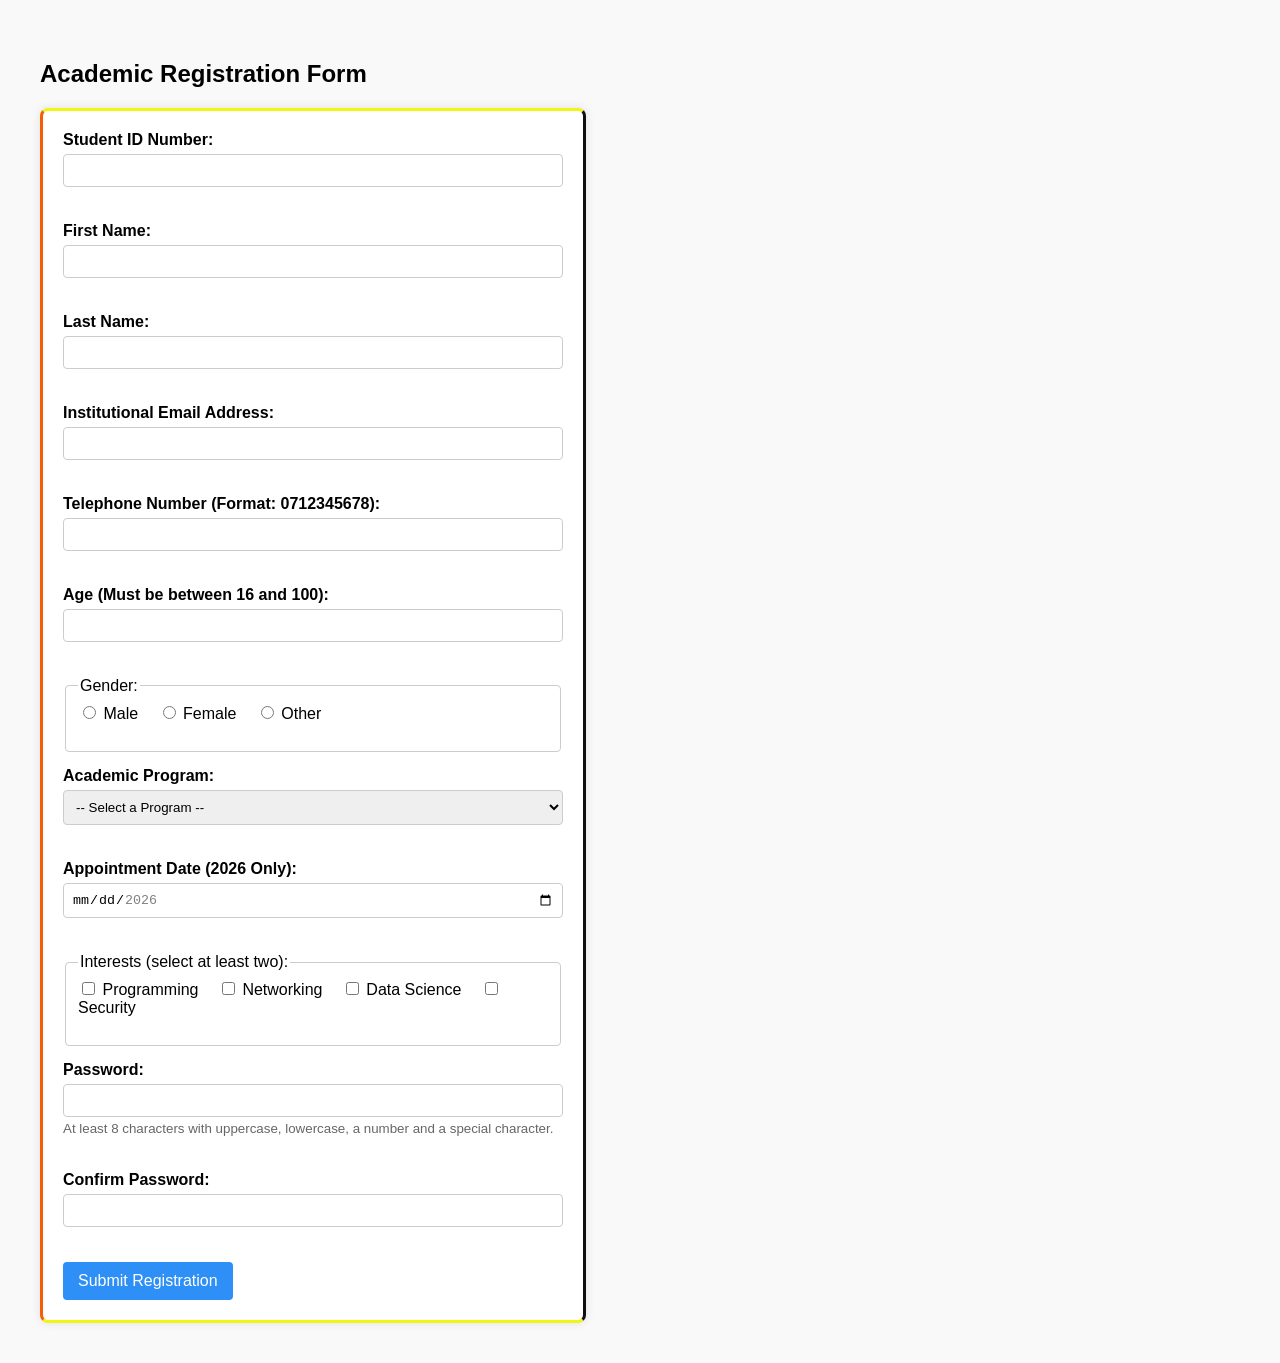
<file: PHP BITYR2 ASSIGN 2/EBALE EMMANUEL2297/student-registration/index.html>
<!DOCTYPE html>
<html lang="en">
<head>
  <meta charset="UTF-8">
  <meta name="viewport" content="width=device-width, initial-scale=1">
  <title>Student Registration Form</title>
  <link rel="stylesheet" href="style.css">
</head>
<body>
  <h2>Academic Registration Form</h2>

  <!-- novalidate: the browser's default popups are turned off so script.js can show
       inline messages. The HTML5 rules below are still evaluated by the browser
       (through the Constraint Validation API) and are used by script.js. -->
  <form id="regForm" action="register.php" method="POST" novalidate>

    <div id="successMsg" class="success" role="status" hidden>
      &#10003; All fields are valid. Submitting your registration...
    </div>

    <!-- HTML5: required + pattern (exactly 8 digits) -->
    <div class="form-group">
      <label for="studentNumber">Student ID Number:</label>
      <input type="text" id="studentNumber" name="student_number" data-label="Student ID"
             pattern="[0-9]{8}" title="Student ID must be exactly 8 digits." inputmode="numeric" required>
      <span class="error" id="studentNumber-error" aria-live="polite"></span>
    </div>

    <!-- HTML5: required + minlength/maxlength -->
    <div class="form-group">
      <label for="firstName">First Name:</label>
      <input type="text" id="firstName" name="first_name" data-label="First name"
             minlength="2" maxlength="30" required>
      <span class="error" id="firstName-error" aria-live="polite"></span>
    </div>

    <div class="form-group">
      <label for="lastName">Last Name:</label>
      <input type="text" id="lastName" name="last_name" data-label="Last name"
             minlength="2" maxlength="30" required>
      <span class="error" id="lastName-error" aria-live="polite"></span>
    </div>

    <!-- HTML5: type="email" -->
    <div class="form-group">
      <label for="email">Institutional Email Address:</label>
      <input type="email" id="email" name="email" data-label="Email" autocomplete="email" required>
      <span class="error" id="email-error" aria-live="polite"></span>
    </div>

    <!-- HTML5: pattern (starts with 07, 10 digits) -->
    <div class="form-group">
      <label for="phone">Telephone Number (Format: 0712345678):</label>
      <input type="tel" id="phone" name="telephone" data-label="Telephone"
             pattern="07[0-9]{8}" title="Phone number must start with 07 and be 10 digits long."
             autocomplete="tel" required>
      <span class="error" id="phone-error" aria-live="polite"></span>
    </div>

    <!-- HTML5: min / max -->
    <div class="form-group">
      <label for="age">Age (Must be between 16 and 100):</label>
      <input type="number" id="age" name="age" data-label="Age" min="16" max="100" required>
      <span class="error" id="age-error" aria-live="polite"></span>
    </div>

    <!-- HTML5: required radio group -->
    <fieldset class="form-group" id="gender">
      <legend>Gender:</legend>
      <div class="radio-group">
        <input type="radio" id="genderMale" name="gender" value="male" required>
        <label for="genderMale">Male</label>
        <input type="radio" id="genderFemale" name="gender" value="female">
        <label for="genderFemale">Female</label>
        <input type="radio" id="genderOther" name="gender" value="other">
        <label for="genderOther">Other</label>
      </div>
      <span class="error" id="gender-error" aria-live="polite"></span>
    </fieldset>

    <!-- HTML5: required select -->
    <div class="form-group">
      <label for="program">Academic Program:</label>
      <select id="program" name="academic_program" data-label="Academic program" required>
        <option value="" disabled selected>-- Select a Program --</option>
        <option value="cs">Bachelor of Computer Science</option>
        <option value="it">Bachelor of Information Technology</option>
        <option value="se">Bachelor of Software Engineering</option>
      </select>
      <span class="error" id="program-error" aria-live="polite"></span>
    </div>

    <!-- HTML5: date min/max (2026 only) -->
    <div class="form-group">
      <label for="restrictedDate">Appointment Date (2026 Only):</label>
      <input type="date" id="restrictedDate" name="appointment_date" data-label="Appointment date"
             data-range-msg="Appointment date must be within 2026."
             min="2026-01-01" max="2026-12-31" required>
      <span class="error" id="restrictedDate-error" aria-live="polite"></span>
    </div>

    <!-- JavaScript: at least two checkboxes -->
    <fieldset class="form-group" id="interests">
      <legend>Interests (select at least two):</legend>
      <div class="radio-group">
        <input type="checkbox" id="intProg" name="interests[]" value="programming">
        <label for="intProg">Programming</label>
        <input type="checkbox" id="intNet" name="interests[]" value="networking">
        <label for="intNet">Networking</label>
        <input type="checkbox" id="intData" name="interests[]" value="data">
        <label for="intData">Data Science</label>
        <input type="checkbox" id="intSec" name="interests[]" value="security">
        <label for="intSec">Security</label>
      </div>
      <span class="error" id="interests-error" aria-live="polite"></span>
    </fieldset>

    <!-- JavaScript: password strength -->
    <div class="form-group">
      <label for="password">Password:</label>
      <input type="password" id="password" name="password" data-label="Password"
             minlength="8" autocomplete="new-password" required>
      <small>At least 8 characters with uppercase, lowercase, a number and a special character.</small>
      <div id="strength" class="strength"></div>
      <span class="error" id="password-error" aria-live="polite"></span>
    </div>

    <!-- JavaScript: passwords must match -->
    <div class="form-group">
      <label for="confirmPassword">Confirm Password:</label>
      <input type="password" id="confirmPassword" name="confirm_password" data-label="Confirm password"
             autocomplete="new-password" required>
      <span class="error" id="confirmPassword-error" aria-live="polite"></span>
    </div>

    <button type="submit">Submit Registration</button>
  </form>

  <script src="script.js"></script>
</body>
</html>
</file>
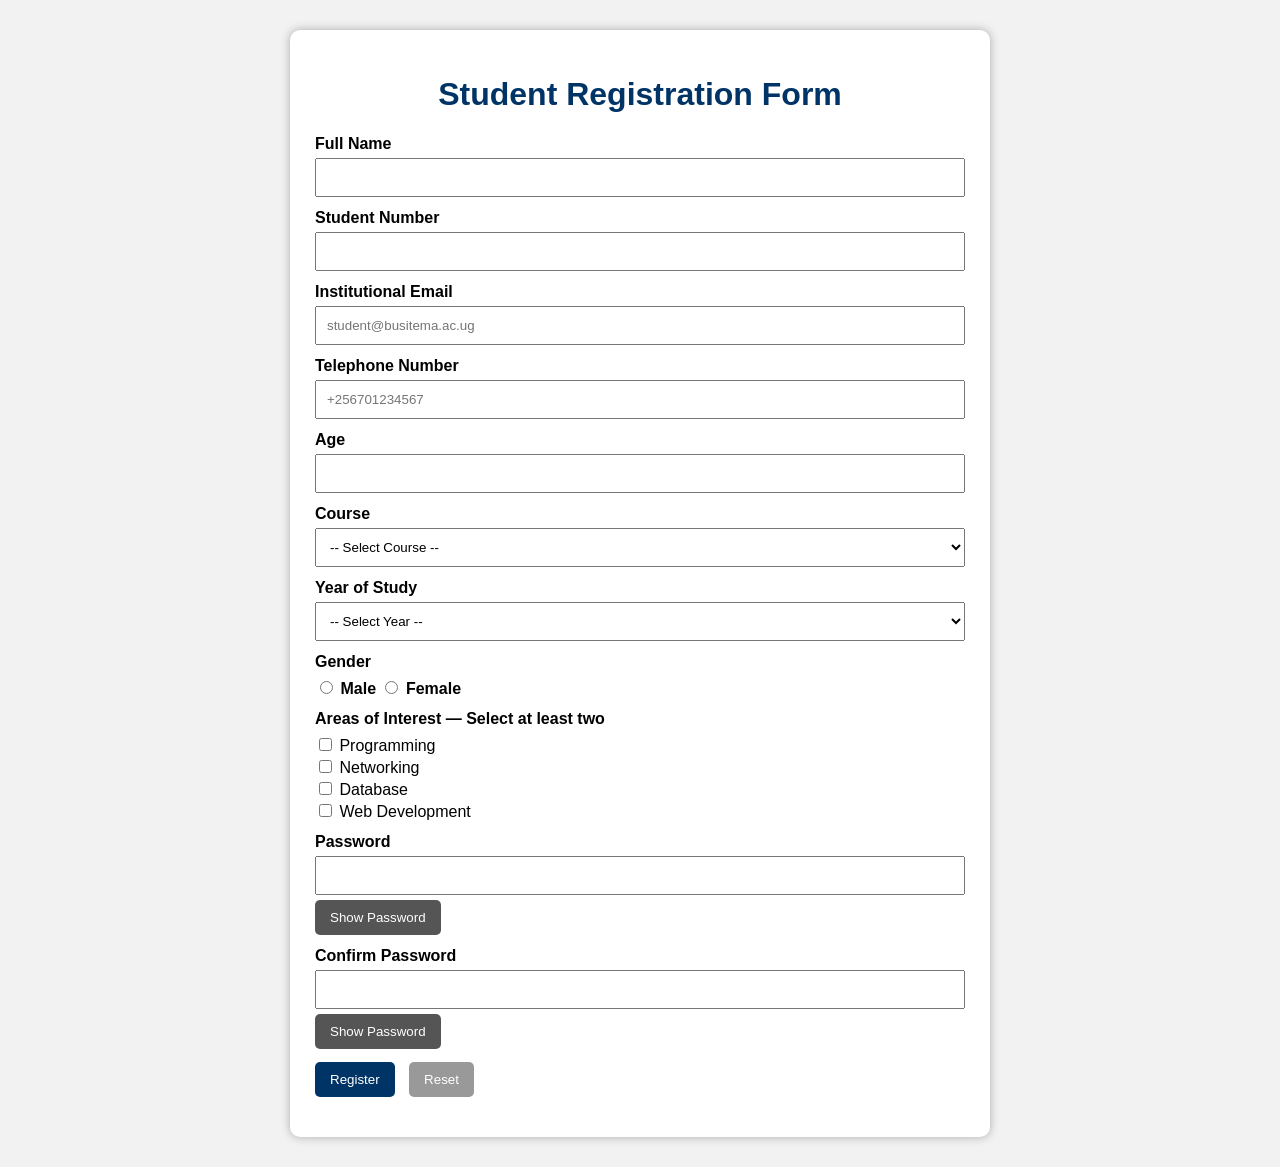
<file: PHP BITYR2 ASSIGN 2/ACHIENG ASIA.html>
<!DOCTYPE html>
<html lang="en">
<head>
    <meta charset="UTF-8">
    <meta name="viewport" content="width=device-width, initial-scale=1.0">

    <title>Student Registration Form</title>

    <style>
        body {
            font-family: Arial, sans-serif;
            background-color: #f2f2f2;
            margin: 0;
            padding: 30px;
        }

        .container {
            width: 650px;
            max-width: 95%;
            margin: auto;
            background: white;
            padding: 25px;
            border-radius: 10px;
            box-shadow: 0 0 10px #aaa;
        }

        h1 {
            text-align: center;
            color: #003366;
        }

        label {
            display: block;
            margin-top: 12px;
            font-weight: bold;
        }

        input, select {
            width: 100%;
            padding: 10px;
            margin-top: 5px;
            box-sizing: border-box;
        }

        input[type="radio"],
        input[type="checkbox"] {
            width: auto;
        }

        .error {
            color: red;
            font-size: 14px;
            display: block;
            margin-top: 3px;
        }

        .success {
            color: green;
            text-align: center;
            font-weight: bold;
            margin-top: 15px;
        }

        .gender,
        .interests {
            margin-top: 5px;
        }

        button {
            padding: 10px 15px;
            margin-top: 10px;
            border: none;
            border-radius: 5px;
            cursor: pointer;
        }

        #submitBtn {
            background-color: #003366;
            color: white;
        }

        #resetBtn {
            background-color: #999;
            color: white;
            margin-left: 10px;
        }

        .password-btn {
            background-color: #555;
            color: white;
            margin-top: 5px;
        }
    </style>
</head>

<body>

<div class="container">

    <h1>Student Registration Form</h1>

    <form id="registrationForm">

        <!-- Full Name -->
        <label for="fullName">Full Name</label>
        <input type="text" id="fullName" name="fullName"
               minlength="3" maxlength="50" required>
        <span class="error" id="fullNameError"></span>

        <!-- Student Number -->
        <label for="studentNumber">Student Number</label>
        <input type="text" id="studentNumber" name="studentNumber"
               pattern="[A-Za-z0-9]{6,15}" required>
        <span class="error" id="studentNumberError"></span>

        <!-- Institutional Email -->
        <label for="email">Institutional Email</label>
        <input type="email" id="email" name="email"
               placeholder="student@busitema.ac.ug" required>
        <span class="error" id="emailError"></span>

        <!-- International Telephone -->
        <label for="telephone">Telephone Number</label>
        <input type="tel" id="telephone" name="telephone"
               placeholder="+256701234567"
               pattern="^\+[1-9][0-9]{7,14}$" required>
        <span class="error" id="telephoneError"></span>

        <!-- Age -->
        <label for="age">Age</label>
        <input type="number" id="age" name="age"
               min="16" max="60" required>
        <span class="error" id="ageError"></span>

        <!-- Course -->
        <label for="course">Course</label>
        <select id="course" name="course" required>
            <option value="">-- Select Course --</option>
            <option value="BIT">Bachelor of Information Technology</option>
            <option value="BCS">Bachelor of Computer Science</option>
            <option value="BSE">Bachelor of Software Engineering</option>
            <option value="BCE">Bachelor of Computer Engineering</option>
        </select>
        <span class="error" id="courseError"></span>

        <!-- Year of Study -->
        <label for="year">Year of Study</label>
        <select id="year" name="year" required>
            <option value="">-- Select Year --</option>
            <option value="1">Year 1</option>
            <option value="2">Year 2</option>
            <option value="3">Year 3</option>
            <option value="4">Year 4</option>
        </select>
        <span class="error" id="yearError"></span>

        <!-- Gender -->
        <label>Gender</label>
        <div class="gender">
            <input type="radio" id="male" name="gender" value="Male">
            <label for="male" style="display:inline;">Male</label>

            <input type="radio" id="female" name="gender" value="Female">
            <label for="female" style="display:inline;">Female</label>
        </div>
        <span class="error" id="genderError"></span>

        <!-- Areas of Interest -->
        <label>Areas of Interest — Select at least two</label>
        <div class="interests">
            <input type="checkbox" name="interest" value="Programming">
            Programming<br>

            <input type="checkbox" name="interest" value="Networking">
            Networking<br>

            <input type="checkbox" name="interest" value="Database">
            Database<br>

            <input type="checkbox" name="interest" value="Web Development">
            Web Development
        </div>
        <span class="error" id="interestError"></span>

        <!-- Password -->
        <label for="password">Password</label>
        <input type="password" id="password" name="password"
               minlength="8" maxlength="30" required>

        <button type="button" class="password-btn"
                onclick="togglePassword('password', 'passwordToggle')">
            <span id="passwordToggle">Show Password</span>
        </button>
        <span class="error" id="passwordError"></span>

        <!-- Confirm Password -->
        <label for="confirmPassword">Confirm Password</label>
        <input type="password" id="confirmPassword"
               name="confirmPassword" required>

        <button type="button" class="password-btn"
                onclick="togglePassword('confirmPassword', 'confirmPasswordToggle')">
            <span id="confirmPasswordToggle">Show Password</span>
        </button>
        <span class="error" id="confirmPasswordError"></span>

        <!-- Buttons -->
        <button type="submit" id="submitBtn">Register</button>
        <button type="reset" id="resetBtn">Reset</button>

        <div id="successMessage" class="success"></div>

    </form>
</div>

<script>

    // GET FORM
    const form = document.getElementById("registrationForm");

    // SHOW / HIDE PASSWORD
    function togglePassword(passwordId, buttonId) {

        const passwordField = document.getElementById(passwordId);
        const buttonText = document.getElementById(buttonId);

        if (passwordField.type === "password") {
            passwordField.type = "text";
            buttonText.textContent = "Hide Password";
        } else {
            passwordField.type = "password";
            buttonText.textContent = "Show Password";
        }
    }

    // FORM SUBMISSION
    form.addEventListener("submit", function(event) {

        event.preventDefault();

        // Clear previous error messages
        document.querySelectorAll(".error").forEach(function(error) {
            error.textContent = "";
        });

        document.getElementById("successMessage").textContent = "";

        let valid = true;
        let firstInvalidField = null;

        // FULL NAME
        const fullName = document.getElementById("fullName");

        if (fullName.value.trim() === "") {
            document.getElementById("fullNameError").textContent =
                "Full name is required.";
            valid = false;
            firstInvalidField = firstInvalidField || fullName;

        } else if (fullName.value.trim().length < 3) {
            document.getElementById("fullNameError").textContent =
                "Name must contain at least 3 characters.";
            valid = false;
            firstInvalidField = firstInvalidField || fullName;
        }

        // STUDENT NUMBER
        const studentNumber = document.getElementById("studentNumber");

        if (!studentNumber.checkValidity()) {
            document.getElementById("studentNumberError").textContent =
                "Student number must contain 6–15 letters or numbers.";
            valid = false;
            firstInvalidField = firstInvalidField || studentNumber;
        }

        // EMAIL
        const email = document.getElementById("email");

        if (!email.checkValidity()) {
            document.getElementById("emailError").textContent =
                "Enter a valid email address.";
            valid = false;
            firstInvalidField = firstInvalidField || email;
        }

        // TELEPHONE
        const telephone = document.getElementById("telephone");

        if (!telephone.checkValidity()) {
            document.getElementById("telephoneError").textContent =
                "Enter a valid international number, e.g. +256701234567.";
            valid = false;
            firstInvalidField = firstInvalidField || telephone;
        }

        // AGE
        const age = document.getElementById("age");

        if (!age.checkValidity()) {
            document.getElementById("ageError").textContent =
                "Age must be between 16 and 60.";
            valid = false;
            firstInvalidField = firstInvalidField || age;
        }

        // COURSE
        const course = document.getElementById("course");

        if (course.value === "") {
            document.getElementById("courseError").textContent =
                "Please select a course.";
            valid = false;
            firstInvalidField = firstInvalidField || course;
        }

        // YEAR
        const year = document.getElementById("year");

        if (year.value === "") {
            document.getElementById("yearError").textContent =
                "Please select your year of study.";
            valid = false;
            firstInvalidField = firstInvalidField || year;
        }

        // GENDER
        const gender = document.querySelector(
            'input[name="gender"]:checked'
        );

        if (!gender) {
            document.getElementById("genderError").textContent =
                "Please select your gender.";
            valid = false;
            firstInvalidField =
                firstInvalidField || document.getElementById("male");
        }

        // CHECKBOXES
        const interests = document.querySelectorAll(
            'input[name="interest"]:checked'
        );

        if (interests.length < 2) {
            document.getElementById("interestError").textContent =
                "Please select at least two areas of interest.";
            valid = false;
            firstInvalidField =
                firstInvalidField ||
                document.querySelector('input[name="interest"]');
        }

        // PASSWORD
        const password = document.getElementById("password");

        const strongPassword =
            /^(?=.*[a-z])(?=.*[A-Z])(?=.*\d).{8,}$/;

        if (!strongPassword.test(password.value)) {
            document.getElementById("passwordError").textContent =
                "Password must have at least 8 characters, an uppercase letter, a lowercase letter and a number.";
            valid = false;
            firstInvalidField = firstInvalidField || password;
        }

        // CONFIRM PASSWORD
        const confirmPassword =
            document.getElementById("confirmPassword");

        if (password.value !== confirmPassword.value) {
            document.getElementById("confirmPasswordError").textContent =
                "Passwords do not match.";
            valid = false;
            firstInvalidField =
                firstInvalidField || confirmPassword;
        }

        // FINAL RESULT
        if (!valid) {
            firstInvalidField.focus();
        } else {
            document.getElementById("successMessage").textContent =
                "Registration successful! All fields passed validation.";
        }
    });

    // RESET FORM
    form.addEventListener("reset", function() {

        document.querySelectorAll(".error").forEach(function(error) {
            error.textContent = "";
        });

        document.getElementById("successMessage").textContent = "";

        document.getElementById("passwordToggle").textContent =
            "Show Password";

        document.getElementById("confirmPasswordToggle").textContent =
            "Show Password";
    });

</script>

</body>
</html>
</file>
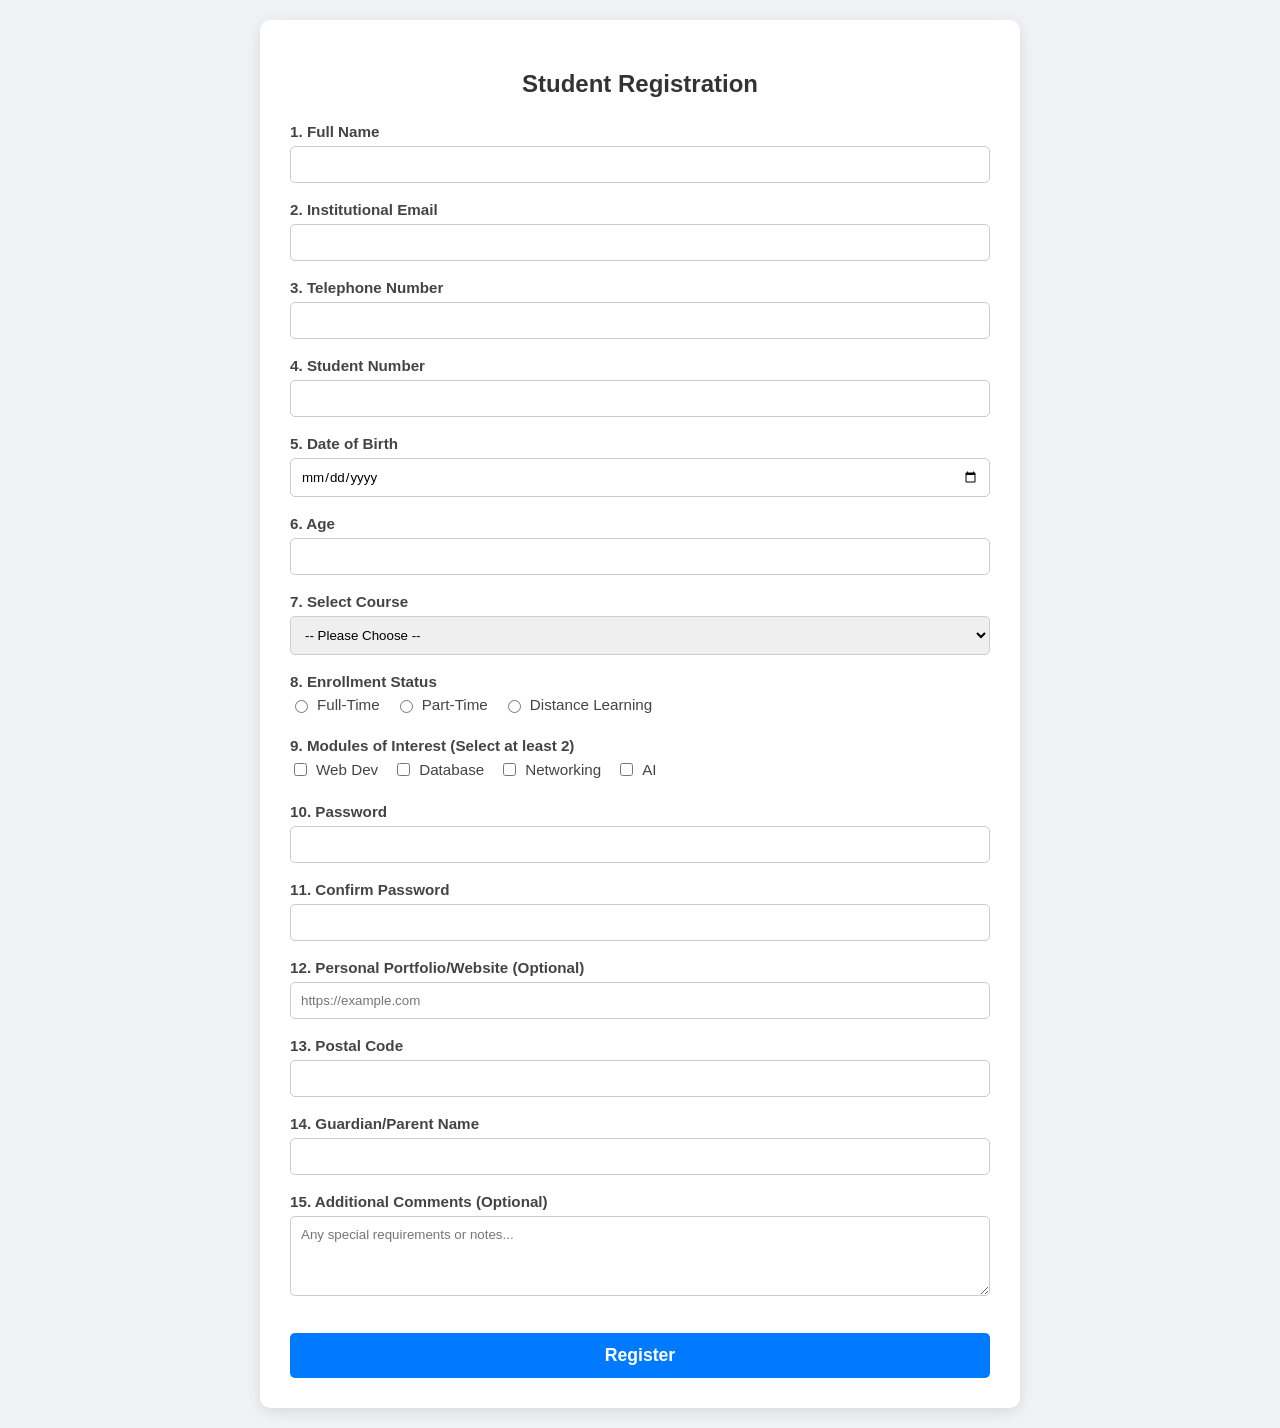
<file: PHP BITYR2 ASSIGN 2/arthur1635.html>
<!DOCTYPE html>
<html lang="en">
<head>
    <meta charset="UTF-8">
    <meta name="viewport" content="width=device-width, initial-scale=1.0">
    <title>Student Registration Form - 15 Fields</title>
    <style>
        body {
            font-family: 'Segoe UI', Tahoma, Geneva, Verdana, sans-serif;
            background-color: #f0f2f5;
            margin: 0;
            padding: 20px;
        }
        .container {
            max-width: 700px;
            margin: 0 auto;
            background: white;
            padding: 30px;
            border-radius: 10px;
            box-shadow: 0 4px 15px rgba(0,0,0,0.1);
        }
        h2 {
            text-align: center;
            color: #333;
            margin-bottom: 25px;
        }
        .form-group {
            margin-bottom: 18px;
        }
        label {
            display: block;
            margin-bottom: 6px;
            font-weight: 600;
            color: #444;
            font-size: 0.95em;
        }
        input[type="text"],
        input[type="email"],
        input[type="tel"],
        input[type="password"],
        input[type="number"],
        input[type="date"],
        input[type="url"],
        select,
        textarea {
            width: 100%;
            padding: 10px;
            border: 1px solid #ccc;
            border-radius: 5px;
            box-sizing: border-box;
            font-family: inherit;
            transition: border-color 0.3s;
        }
        input:focus, select:focus, textarea:focus {
            border-color: #007bff;
            outline: none;
        }
        textarea {
            resize: vertical;
            min-height: 80px;
        }
        .radio-group, .checkbox-group {
            display: flex;
            gap: 15px;
            margin-top: 5px;
            flex-wrap: wrap;
        }
        .radio-group label, .checkbox-group label {
            font-weight: normal;
            display: flex;
            align-items: center;
            gap: 6px;
            cursor: pointer;
        }
        .error-message {
            color: #d9534f;
            font-size: 0.85em;
            margin-top: 5px;
            display: none; 
            font-weight: 500;
        }
        .error-border {
            border-color: #d9534f !important;
            background-color: #fff8f8;
        }
        button {
            background-color: #007bff;
            color: white;
            border: none;
            padding: 12px 20px;
            border-radius: 5px;
            cursor: pointer;
            width: 100%;
            font-size: 1.1em;
            font-weight: bold;
            margin-top: 15px;
            transition: background-color 0.3s;
        }
        button:hover {
            background-color: #0056b3;
        }
        
        /* Results Display Styles */
        #resultsContainer {
            display: none; 
            background-color: #f8f9fa;
            border: 1px solid #dee2e6;
            padding: 25px;
            border-radius: 8px;
            margin-top: 20px;
        }
        #resultsContainer h3 {
            color: #28a745;
            margin-top: 0;
            text-align: center;
            border-bottom: 2px solid #28a745;
            padding-bottom: 10px;
        }
        .result-item {
            margin-bottom: 12px;
            padding-bottom: 8px;
            border-bottom: 1px dashed #ced4da;
            display: flex;
            justify-content: space-between;
        }
        .result-label {
            font-weight: bold;
            color: #495057;
        }
        .explanation-box {
            background-color: #e9ecef;
            padding: 15px;
            border-radius: 5px;
            margin-top: 25px;
            font-size: 0.9em;
            border-left: 4px solid #007bff;
        }
        .explanation-box h4 {
            margin-top: 0;
            color: #343a40;
        }
        .explanation-box ul {
            padding-left: 20px;
            margin-bottom: 0;
        }
        .explanation-box li {
            margin-bottom: 8px;
        }
    </style>
</head>
<body>

<div class="container">
    <h2>Student Registration</h2>
    
    <!-- Results Display Area -->
    <div id="resultsContainer">
        <h3>✅ Registration Successful!</h3>
        <p>Here are the validated results submitted by the client:</p>
        <div id="resultsData"></div>
        
        <div class="explanation-box">
            <h4>Validation Rules Applied:</h4>
            <ul>
                <li><strong>HTML5 Rules:</strong> <code>required</code>, <code>type="email"</code>, <code>type="url"</code>, <code>type="date"</code>, <code>pattern</code> (Phone & Student No), <code>minlength</code>, <code>min/max</code> (Age), <code>maxlength</code> (Zip). These are handled natively by the browser.</li>
                <li><strong>JavaScript Rules:</strong> Checkbox minimum count (2), Password strength (Regex), Password matching, Date of Birth logic (must be in past/older than 16), and displaying custom inline error messages.</li>
            </ul>
            <p><em>Note: In a real application, this data would now be sent to a server via a POST request, and the server would validate it again before saving to a database.</em></p>
        </div>
        <button onclick="resetForm()" style="background-color: #6c757d;">Register Another Student</button>
    </div>

    <!-- Form starts here -->
    <form id="registrationForm" novalidate>
        
        <!-- Field 1: Full Name (Text) -->
        <div class="form-group">
            <label for="fullName">1. Full Name</label>
            <input type="text" id="fullName" name="fullName" minlength="3" autocomplete="fullName" required>
            <div class="error-message" id="error-fullName">Please enter your full name (minimum 3 characters).</div>
        </div>

        <!-- Field 2: Email (Email) -->
        <div class="form-group">
            <label for="email">2. Institutional Email</label>
            <input type="email" id="email" name="email" required>
            <div class="error-message" id="error-email">Please enter a valid email address.</div>
        </div>

        <!-- Field 3: Phone (Tel/Pattern) -->
        <div class="form-group">
            <label for="phone">3. Telephone Number</label>
            <input type="tel" id="phone" name="phone" pattern="^\d{10}$" required>
            <div class="error-message" id="error-phone">Please enter a valid 10-digit phone number.</div>
        </div>

        <!-- Field 4: Student Number (Text/Pattern) -->
        <div class="form-group">
            <label for="studentNumber">4. Student Number</label>
            <input type="text" id="studentNumber" name="studentNumber" pattern="^S\d{7}$" required>
            <div class="error-message" id="error-studentNumber">Format must be 'S' followed by 7 digits (e.g., S1234567).</div>
        </div>

        <!-- Field 5: Date of Birth (Date) -->
        <div class="form-group">
            <label for="dob">5. Date of Birth</label>
            <input type="date" id="dob" name="dob" required>
            <div class="error-message" id="error-dob">You must be at least 16 years old.</div>
        </div>

        <!-- Field 6: Age (Number/min/max) -->
        <div class="form-group">
            <label for="age">6. Age</label>
            <input type="number" id="age" name="age" min="16" max="100" required>
            <div class="error-message" id="error-age">You must be between 16 and 100 years old.</div>
        </div>

        <!-- Field 7: Select Course (Select) -->
        <div class="form-group">
            <label for="course">7. Select Course</label>
            <select id="course" name="course" required>
                <option value="">-- Please Choose --</option>
                <option value="Computer Science">Computer Science</option>
                <option value="Information Technology">Information Technology</option>
                <option value="Software Engineering">Software Engineering</option>
                <option value="Data Science">Data Science</option>
            </select>
            <div class="error-message" id="error-course">Please select a course.</div>
        </div>

        <!-- Field 8: Enrollment Status (Radio) -->
        <div class="form-group">
            <label>8. Enrollment Status</label>
            <div class="radio-group">
                <label><input type="radio" name="enrollment" value="Full-Time" required> Full-Time</label>
                <label><input type="radio" name="enrollment" value="Part-Time"> Part-Time</label>
                <label><input type="radio" name="enrollment" value="Distance"> Distance Learning</label>
            </div>
            <div class="error-message" id="error-enrollment">Please select your enrollment status.</div>
        </div>

        <!-- Field 9: Modules (Checkboxes) -->
        <div class="form-group">
            <label>9. Modules of Interest (Select at least 2)</label>
            <div class="checkbox-group">
                <label><input type="checkbox" name="modules" value="Web Dev"> Web Dev</label>
                <label><input type="checkbox" name="modules" value="Database"> Database</label>
                <label><input type="checkbox" name="modules" value="Networking"> Networking</label>
                <label><input type="checkbox" name="modules" value="AI"> AI</label>
            </div>
            <div class="error-message" id="error-modules">Please select at least two modules.</div>
        </div>

        <!-- Field 10: Password (Password) -->
        <div class="form-group">
            <label for="password">10. Password</label>
            <input type="password" id="password" name="password" required>
            <div class="error-message" id="error-password">Password must be 8+ chars, with 1 uppercase, 1 lowercase, and 1 number.</div>
        </div>

        <!-- Field 11: Confirm Password (Password) -->
        <div class="form-group">
            <label for="confirmPassword">11. Confirm Password</label>
            <input type="password" id="confirmPassword" name="confirmPassword" required>
            <div class="error-message" id="error-confirmPassword">Passwords do not match.</div>
        </div>

        <!-- Field 12: Portfolio URL (URL) -->
        <div class="form-group">
            <label for="portfolio">12. Personal Portfolio/Website (Optional)</label>
            <input type="url" id="portfolio" name="portfolio" placeholder="https://example.com">
            <div class="error-message" id="error-portfolio">Please enter a valid URL (e.g., https://example.com).</div>
        </div>

        <!-- Field 13: Postal Code (Text/maxlength) -->
        <div class="form-group">
            <label for="zip">13. Postal Code</label>
            <input type="text" id="zip" name="zip" maxlength="6" required>
            <div class="error-message" id="error-zip">Postal code cannot exceed 6 characters.</div>
        </div>

        <!-- Field 14: Guardian Name (Text) -->
        <div class="form-group">
            <label for="guardian">14. Guardian/Parent Name</label>
            <input type="text" id="guardian" name="guardian" required>
            <div class="error-message" id="error-guardian">Please enter a guardian name.</div>
        </div>

        <!-- Field 15: Comments (Textarea) -->
        <div class="form-group">
            <label for="comments">15. Additional Comments (Optional)</label>
            <textarea id="comments" name="comments" rows="3" placeholder="Any special requirements or notes..."></textarea>
        </div>

        <button type="submit" id="submitBtn">Register</button>
    </form>
</div>

<script>
    const form = document.getElementById('registrationForm');
    const resultsContainer = document.getElementById('resultsContainer');
    const resultsData = document.getElementById('resultsData');
    
    // Helper functions for errors
    function showError(elementId, messageId) {
        document.getElementById(elementId).classList.add('error-border');
        document.getElementById(messageId).style.display = 'block';
    }

    function clearError(elementId, messageId) {
        document.getElementById(elementId).classList.remove('error-border');
        document.getElementById(messageId).style.display = 'none';
    }

    // Form Submission and Validation
    form.addEventListener('submit', function(event) {
        event.preventDefault(); 
        let isValid = true;
        let firstInvalidField = null;

        // --- HTML5 Validations (Check all fields) ---
        
        // 1. Full Name
        if (!form.fullName.checkValidity()) { showError('fullName', 'error-fullName'); isValid = false; if(!firstInvalidField) firstInvalidField = form.fullName; } 
        else { clearError('fullName', 'error-fullName'); }

        // 2. Email
        if (!form.email.checkValidity()) { showError('email', 'error-email'); isValid = false; if(!firstInvalidField) firstInvalidField = form.email; } 
        else { clearError('email', 'error-email'); }

        // 3. Phone
        if (!form.phone.checkValidity()) { showError('phone', 'error-phone'); isValid = false; if(!firstInvalidField) firstInvalidField = form.phone; } 
        else { clearError('phone', 'error-phone'); }

        // 4. Student Number
        if (!form.studentNumber.checkValidity()) { showError('studentNumber', 'error-studentNumber'); isValid = false; if(!firstInvalidField) firstInvalidField = form.studentNumber; } 
        else { clearError('studentNumber', 'error-studentNumber'); }

        // 5. Date of Birth (Custom JS check: Must be in the past and at least 16 years ago)
        const dobInput = form.dob.value;
        const dobDate = new Date(dobInput);
        const today = new Date();
        const minAgeDate = new Date(today.getFullYear() - 16, today.getMonth(), today.getDate());
        
        if (!dobInput || dobDate > minAgeDate) {
            showError('dob', 'error-dob');
            isValid = false;
            if(!firstInvalidField) firstInvalidField = form.dob;
        } else {
            clearError('dob', 'error-dob');
        }

        // 6. Age
        if (!form.age.checkValidity()) { showError('age', 'error-age'); isValid = false; if(!firstInvalidField) firstInvalidField = form.age; } 
        else { clearError('age', 'error-age'); }

        // 7. Course
        if (!form.course.checkValidity()) { showError('course', 'error-course'); isValid = false; if(!firstInvalidField) firstInvalidField = form.course; } 
        else { clearError('course', 'error-course'); }

        // 12. Portfolio URL (Optional, so only check if it has value)
        if (form.portfolio.value !== "" && !form.portfolio.checkValidity()) {
            showError('portfolio', 'error-portfolio'); isValid = false; if(!firstInvalidField) firstInvalidField = form.portfolio;
        } else {
            clearError('portfolio', 'error-portfolio');
        }

        // 13. Postal Code
        if (!form.zip.checkValidity()) { showError('zip', 'error-zip'); isValid = false; if(!firstInvalidField) firstInvalidField = form.zip; } 
        else { clearError('zip', 'error-zip'); }

        // 14. Guardian Name
        if (!form.guardian.checkValidity()) { showError('guardian', 'error-guardian'); isValid = false; if(!firstInvalidField) firstInvalidField = form.guardian; } 
        else { clearError('guardian', 'error-guardian'); }


        // --- JavaScript Specific Validations ---
        
        // 8. Radio Buttons
        const enrollmentRadios = document.querySelectorAll('input[name="enrollment"]');
        let radioChecked = Array.from(enrollmentRadios).some(radio => radio.checked);
        if (!radioChecked) { 
            document.getElementById('error-enrollment').style.display = 'block'; 
            isValid = false; 
            if(!firstInvalidField) firstInvalidField = enrollmentRadios[0]; 
        } else { 
            document.getElementById('error-enrollment').style.display = 'none'; 
        }

        // 9. Checkboxes (Min 2)
        const moduleCheckboxes = document.querySelectorAll('input[name="modules"]:checked');
        if (moduleCheckboxes.length < 2) {
            document.getElementById('error-modules').style.display = 'block';
            isValid = false;
            if(!firstInvalidField) firstInvalidField = document.querySelector('input[name="modules"]');
        } else {
            document.getElementById('error-modules').style.display = 'none';
        }

        // 10. Password Strength
        const password = form.password.value;
        const passwordRegex = /^(?=.*[a-z])(?=.*[A-Z])(?=.*\d).{8,}$/;
        if (!passwordRegex.test(password)) {
            showError('password', 'error-password');
            isValid = false;
            if(!firstInvalidField) firstInvalidField = form.password;
        } else {
            clearError('password', 'error-password');
        }

        // 11. Password Match
        const confirmPassword = form.confirmPassword.value;
        if (password !== confirmPassword || confirmPassword === "") {
            showError('confirmPassword', 'error-confirmPassword');
            isValid = false;
            if(!firstInvalidField) firstInvalidField = form.confirmPassword;
        } else {
            clearError('confirmPassword', 'error-confirmPassword');
        }

        // --- Display Results or Errors ---
        if (isValid) {
            displayResults();
        } else {
            if (firstInvalidField) firstInvalidField.focus();
        }
    });

    // Function to extract data and display it on screen
    function displayResults() {
        form.style.display = 'none';
        
        // Gather Data
        const fullName = form.fullName.value;
        const email = form.email.value;
        const phone = form.phone.value;
        const studentNumber = form.studentNumber.value;
        const dob = form.dob.value;
        const age = form.age.value;
        const course = form.course.value;
        const enrollment = document.querySelector('input[name="enrollment"]:checked').value;
        const modules = Array.from(document.querySelectorAll('input[name="modules"]:checked')).map(cb => cb.value).join(', ');
        const portfolio = form.portfolio.value || "N/A";
        const zip = form.zip.value;
        const guardian = form.guardian.value;
        const comments = form.comments.value || "None";

        // Build HTML for results
        resultsData.innerHTML = `
            <div class="result-item"><span class="result-label">Full Name:</span> <span>${fullName}</span></div>
            <div class="result-item"><span class="result-label">Email:</span> <span>${email}</span></div>
            <div class="result-item"><span class="result-label">Phone:</span> <span>${phone}</span></div>
            <div class="result-item"><span class="result-label">Student Number:</span> <span>${studentNumber}</span></div>
            <div class="result-item"><span class="result-label">Date of Birth:</span> <span>${dob}</span></div>
            <div class="result-item"><span class="result-label">Age:</span> <span>${age}</span></div>
            <div class="result-item"><span class="result-label">Course:</span> <span>${course}</span></div>
            <div class="result-item"><span class="result-label">Enrollment:</span> <span>${enrollment}</span></div>
            <div class="result-item"><span class="result-label">Modules Selected:</span> <span>${modules}</span></div>
            <div class="result-item"><span class="result-label">Portfolio URL:</span> <span>${portfolio}</span></div>
            <div class="result-item"><span class="result-label">Postal Code:</span> <span>${zip}</span></div>
            <div class="result-item"><span class="result-label">Guardian Name:</span> <span>${guardian}</span></div>
            <div class="result-item"><span class="result-label">Comments:</span> <span>${comments}</span>
        `;
        resultsContainer.style.display = 'block';
    }

    function resetForm() {
        form.reset();
        form.style.display = 'block';
        resultsContainer.style.display = 'none';
    }
</script>

</body>
</html>
</file>
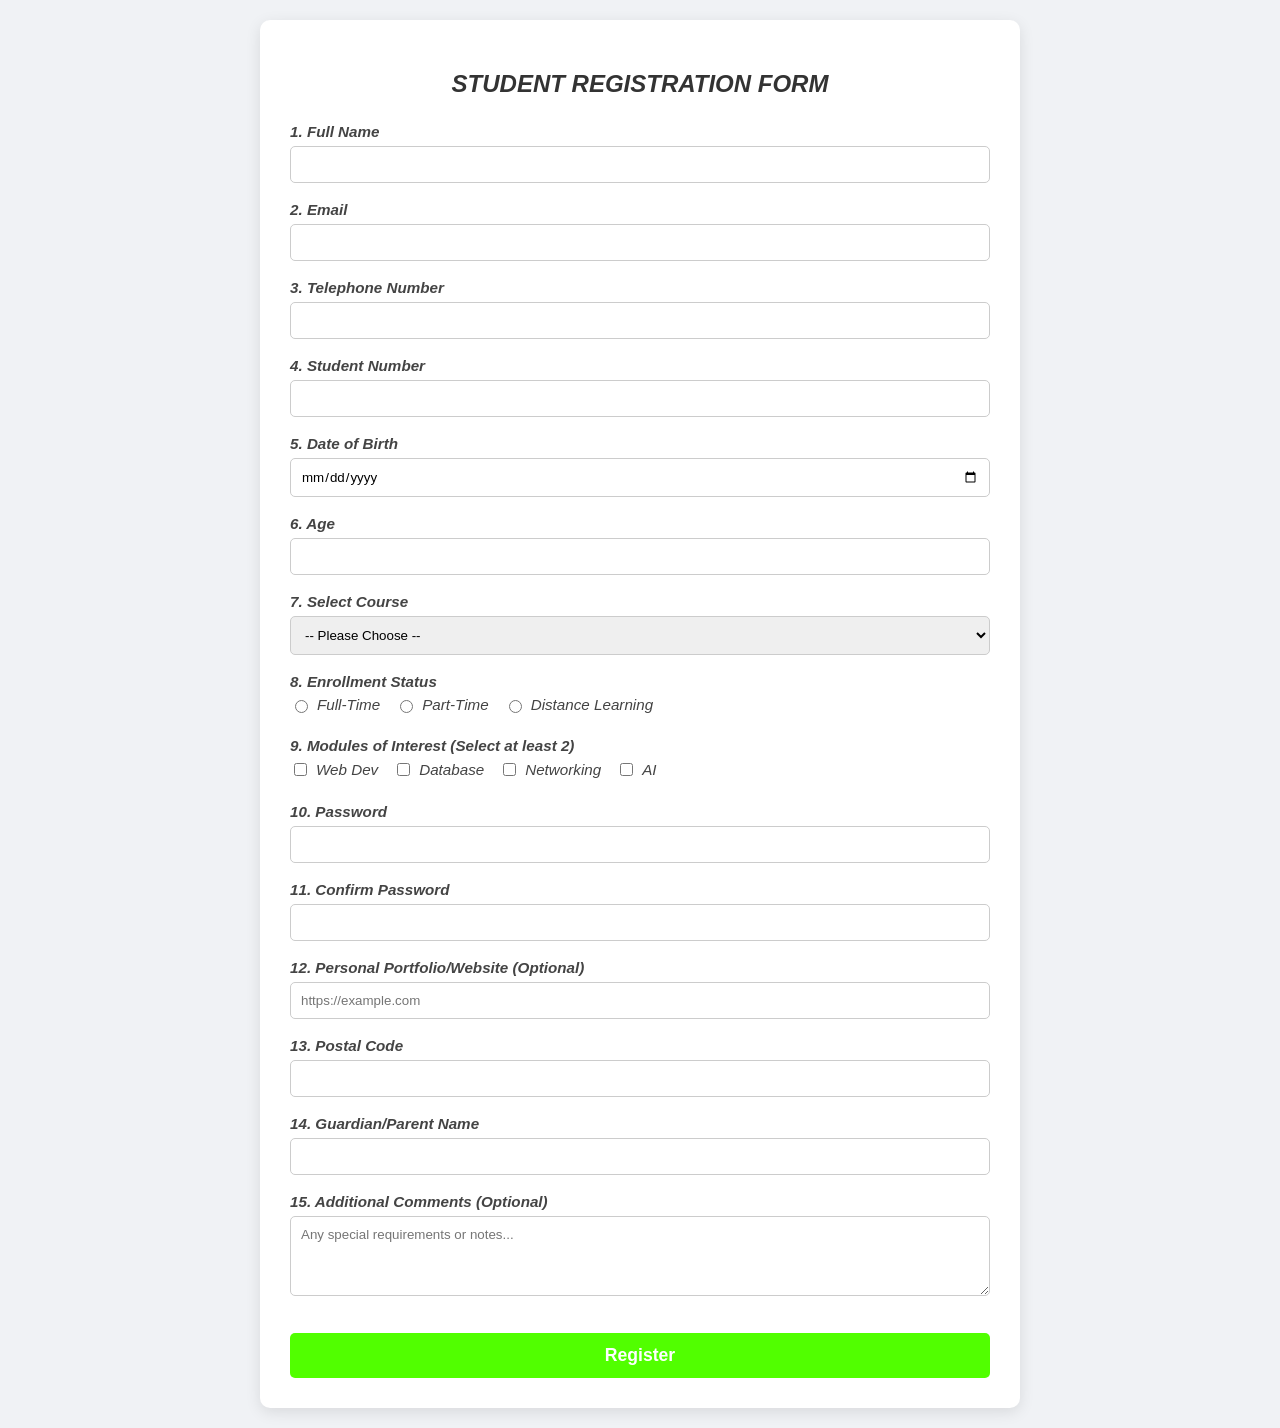
<file: PHP BITYR2 ASSIGN 2/ondoatonny.html>
<!DOCTYPE html>
<html lang="en">
<head>
    <meta charset="UTF-8">
    <meta name="viewport" content="width=device-width, initial-scale=1.0">
    <title>Student Registration Form - 15 Fields</title>
    <style>
        body {
            font-family: 'Segoe UI', Tahoma, Geneva, Verdana, sans-serif;
            font-style: italic;
            background-color: #f0f2f5;
            margin: 0;
            padding: 20px;
        }
        .container {
            max-width: 700px;
            margin: 0 auto;
            background: white;
            padding: 30px;
            border-radius: 10px;
            box-shadow: 0 4px 15px rgba(0,0,0,0.1);
        }
        h2 {
            text-align: center;
            color: #333;
            margin-bottom: 25px;
            font-style: italic;
        }
        .form-group {
            margin-bottom: 18px;
        }
        label {
            display: block;
            margin-bottom: 6px;
            font-weight: 600;
            color: #444;
            font-size: 0.95em;
        }
        input[type="text"],
        input[type="email"],
        input[type="tel"],
        input[type="password"],
        input[type="number"],
        input[type="date"],
        input[type="url"],
        select,
        textarea {
            width: 100%;
            padding: 10px;
            border: 1px solid #ccc;
            border-radius: 5px;
            box-sizing: border-box;
            font-family: inherit;
            transition: border-color 0.3s;
        }
        input:focus, select:focus, textarea:focus {
            border-color: #007bff;
            outline: none;
        }
        textarea {
            resize: vertical;
            min-height: 80px;
        }
        .radio-group, .checkbox-group {
            display: flex;
            gap: 15px;
            margin-top: 5px;
            flex-wrap: wrap;
        }
        .radio-group label, .checkbox-group label {
            font-weight: normal;
            display: flex;
            align-items: center;
            gap: 6px;
            cursor: pointer;
        }
        .error-message {
            color: #d9534f;
            font-size: 0.85em;
            margin-top: 5px;
            display: none; 
            font-weight: 500;
        }
        .error-border {
            border-color: #d9534f !important;
            background-color: #fff8f8;
        }
        button {
            background-color: #51ff00;
            color: white;
            border: none;
            padding: 12px 20px;
            border-radius: 5px;
            cursor: pointer;
            width: 100%;
            font-size: 1.1em;
            font-weight: bold;
            margin-top: 15px;
            transition: background-color 0.3s;
        }
        button:hover {
            background-color: #eb9412;
        }
        
        /* Results Display Styles */
        #resultsContainer {
            display: none; 
            background-color: #f8f9fa;
            border: 1px solid #dee2e6;
            padding: 25px;
            border-radius: 8px;
            margin-top: 20px;
        }
        #resultsContainer h3 {
            color: #28a745;
            margin-top: 0;
            text-align: center;
            border-bottom: 2px solid #28a745;
            padding-bottom: 10px;
        }
        .result-item {
            margin-bottom: 12px;
            padding-bottom: 8px;
            border-bottom: 1px dashed #ced4da;
            display: flex;
            justify-content: space-between;
        }
        .result-label {
            font-weight: bold;
            color: #495057;
        }
        .explanation-box {
            background-color: #e9ecef;
            padding: 15px;
            border-radius: 5px;
            margin-top: 25px;
            font-size: 0.9em;
            border-left: 4px solid #007bff;
        }
        .explanation-box h4 {
            margin-top: 0;
            color: #343a40;
        }
        .explanation-box ul {
            padding-left: 20px;
            margin-bottom: 0;
        }
        .explanation-box li {
            margin-bottom: 8px;
        }
    </style>
</head>
<body>

<div class="container">
    <h2>STUDENT REGISTRATION FORM</h2>
    
    <!-- Results Display Area -->
    <div id="resultsContainer">
        <h3>✅ Registration Successful!</h3>
        <p>Here are the validated results submitted by the client:</p>
        <div id="resultsData"></div>
        
        <div class="explanation-box">
            <h4>Validation Rules Applied:</h4>
            <ul>
                <li><strong>HTML5 Rules:</strong> <code>required</code>, <code>type="email"</code>, <code>type="url"</code>, <code>type="date"</code>, <code>pattern</code> (Phone & Student No), <code>minlength</code>, <code>min/max</code> (Age), <code>maxlength</code> (Zip). These are handled natively by the browser.</li>
                <li><strong>JavaScript Rules:</strong> Checkbox minimum count (2), Password strength (Regex), Password matching, Date of Birth logic (must be in past/older than 16), and displaying custom inline error messages.</li>
            </ul>
            <p><em>Note: In a real application, this data would now be sent to a server via a POST request, and the server would validate it again before saving to a database.</em></p>
        </div>
        <button onclick="resetForm()" style="background-color: #6c757d;">Register Another Student</button>
    </div>

    <!-- Form starts here -->
    <form id="registrationForm" novalidate>
        
        <!-- Field 1: Full Name (Text) -->
        <div class="form-group">
            <label for="fullName">1. Full Name</label>
            <input type="text" id="fullName" name="fullName" minlength="3" autocomplete="fullName" required>
            <div class="error-message" id="error-fullName">Please enter your full name (minimum 3 characters).</div>
        </div>

        <!-- Field 2: Email (Email) -->
        <div class="form-group">
            <label for="email">2. Email</label>
            <input type="email" id="email" name="email" required>
            <div class="error-message" id="error-email">Please enter a valid email address.</div>
        </div>

        <!-- Field 3: Phone (Tel/Pattern) -->
        <div class="form-group">
            <label for="phone">3. Telephone Number</label>
            <input type="tel" id="phone" name="phone" pattern="^\d{10}$" required>
            <div class="error-message" id="error-phone">Please enter a valid 10-digit phone number.</div>
        </div>

        <!-- Field 4: Student Number (Text/Pattern) -->
        <div class="form-group">
            <label for="studentNumber">4. Student Number</label>
            <input type="text" id="studentNumber" name="studentNumber" pattern="^BU\d{7}$" required>
            <div class="error-message" id="error-studentNumber">Format must be 'BU' followed by 7 digits (e.g., S1234567).</div>
        </div>

        <!-- Field 5: Date of Birth (Date) -->
        <div class="form-group">
            <label for="dob">5. Date of Birth</label>
            <input type="date" id="dob" name="dob" required>
            <div class="error-message" id="error-dob">You must be at least 16 years old.</div>
        </div>

        <!-- Field 6: Age (Number/min/max) -->
        <div class="form-group">
            <label for="age">6. Age</label>
            <input type="number" id="age" name="age" min="16" max="75" required>
            <div class="error-message" id="error-age">You must be between 16 and 100 years old.</div>
        </div>

        <!-- Field 7: Select Course (Select) -->
        <div class="form-group">
            <label for="course">7. Select Course</label>
            <select id="course" name="course" required>
                <option value="">-- Please Choose --</option>
                <option value="Computer Science">Computer Science</option>
                <option value="Information Technology">Information Technology</option>
                <option value="Software Engineering">Software Engineering</option>
                <option value="Data Science">Data Science</option>
            </select>
            <div class="error-message" id="error-course">Please select a course.</div>
        </div>

        <!-- Field 8: Enrollment Status (Radio) -->
        <div class="form-group">
            <label>8. Enrollment Status</label>
            <div class="radio-group">
                <label><input type="radio" name="enrollment" value="Full-Time" required> Full-Time</label>
                <label><input type="radio" name="enrollment" value="Part-Time"> Part-Time</label>
                <label><input type="radio" name="enrollment" value="Distance"> Distance Learning</label>
            </div>
            <div class="error-message" id="error-enrollment">Please select your enrollment status.</div>
        </div>

        <!-- Field 9: Modules (Checkboxes) -->
        <div class="form-group">
            <label>9. Modules of Interest (Select at least 2)</label>
            <div class="checkbox-group">
                <label><input type="checkbox" name="modules" value="Web Dev"> Web Dev</label>
                <label><input type="checkbox" name="modules" value="Database"> Database</label>
                <label><input type="checkbox" name="modules" value="Networking"> Networking</label>
                <label><input type="checkbox" name="modules" value="AI"> AI</label>
            </div>
            <div class="error-message" id="error-modules">Please select at least two modules.</div>
        </div>

        <!-- Field 10: Password (Password) -->
        <div class="form-group">
            <label for="password">10. Password</label>
            <input type="password" id="password" name="password" required>
            <div class="error-message" id="error-password">Password must be 8+ chars, with 1 uppercase, 1 lowercase, and 1 number.</div>
        </div>

        <!-- Field 11: Confirm Password (Password) -->
        <div class="form-group">
            <label for="confirmPassword">11. Confirm Password</label>
            <input type="password" id="confirmPassword" name="confirmPassword" required>
            <div class="error-message" id="error-confirmPassword">Passwords do not match.</div>
        </div>

        <!-- Field 12: Portfolio URL (URL) -->
        <div class="form-group">
            <label for="portfolio">12. Personal Portfolio/Website (Optional)</label>
            <input type="url" id="portfolio" name="portfolio" placeholder="https://example.com">
            <div class="error-message" id="error-portfolio">Please enter a valid URL (e.g., https://example.com).</div>
        </div>

        <!-- Field 13: Postal Code (Text/maxlength) -->
        <div class="form-group">
            <label for="zip">13. Postal Code</label>
            <input type="text" id="zip" name="zip" maxlength="6" required>
            <div class="error-message" id="error-zip">Postal code cannot exceed 6 characters.</div>
        </div>

        <!-- Field 14: Guardian Name (Text) -->
        <div class="form-group">
            <label for="guardian">14. Guardian/Parent Name</label>
            <input type="text" id="guardian" name="guardian" required>
            <div class="error-message" id="error-guardian">Please enter a guardian name.</div>
        </div>

        <!-- Field 15: Comments (Textarea) -->
        <div class="form-group">
            <label for="comments">15. Additional Comments (Optional)</label>
            <textarea id="comments" name="comments" rows="3" placeholder="Any special requirements or notes..."></textarea>
        </div>

        <button type="submit" id="submitBtn">Register</button>
    </form>
</div>

<script>
    const form = document.getElementById('registrationForm');
    const resultsContainer = document.getElementById('resultsContainer');
    const resultsData = document.getElementById('resultsData');
    
    // Helper functions for errors
    function showError(elementId, messageId) {
        document.getElementById(elementId).classList.add('error-border');
        document.getElementById(messageId).style.display = 'block';
    }

    function clearError(elementId, messageId) {
        document.getElementById(elementId).classList.remove('error-border');
        document.getElementById(messageId).style.display = 'none';
    }

    // Form Submission and Validation
    form.addEventListener('submit', function(event) {
        event.preventDefault(); 
        let isValid = true;
        let firstInvalidField = null;

        // --- HTML5 Validations (Check all fields) ---
        
        // 1. Full Name
        if (!form.fullName.checkValidity()) { showError('fullName', 'error-fullName'); isValid = false; if(!firstInvalidField) firstInvalidField = form.fullName; } 
        else { clearError('fullName', 'error-fullName'); }

        // 2. Email
        if (!form.email.checkValidity()) { showError('email', 'error-email'); isValid = false; if(!firstInvalidField) firstInvalidField = form.email; } 
        else { clearError('email', 'error-email'); }

        // 3. Phone
        if (!form.phone.checkValidity()) { showError('phone', 'error-phone'); isValid = false; if(!firstInvalidField) firstInvalidField = form.phone; } 
        else { clearError('phone', 'error-phone'); }

        // 4. Student Number
        if (!form.studentNumber.checkValidity()) { showError('studentNumber', 'error-studentNumber'); isValid = false; if(!firstInvalidField) firstInvalidField = form.studentNumber; } 
        else { clearError('studentNumber', 'error-studentNumber'); }

        // 5. Date of Birth (Custom JS check: Must be in the past and at least 16 years ago)
        const dobInput = form.dob.value;
        const dobDate = new Date(dobInput);
        const today = new Date();
        const minAgeDate = new Date(today.getFullYear() - 16, today.getMonth(), today.getDate());
        
        if (!dobInput || dobDate > minAgeDate) {
            showError('dob', 'error-dob');
            isValid = false;
            if(!firstInvalidField) firstInvalidField = form.dob;
        } else {
            clearError('dob', 'error-dob');
        }

        // 6. Age
        if (!form.age.checkValidity()) { showError('age', 'error-age'); isValid = false; if(!firstInvalidField) firstInvalidField = form.age; } 
        else { clearError('age', 'error-age'); }

        // 7. Course
        if (!form.course.checkValidity()) { showError('course', 'error-course'); isValid = false; if(!firstInvalidField) firstInvalidField = form.course; } 
        else { clearError('course', 'error-course'); }

        // 12. Portfolio URL (Optional, so only check if it has value)
        if (form.portfolio.value !== "" && !form.portfolio.checkValidity()) {
            showError('portfolio', 'error-portfolio'); isValid = false; if(!firstInvalidField) firstInvalidField = form.portfolio;
        } else {
            clearError('portfolio', 'error-portfolio');
        }

        // 13. Postal Code
        if (!form.zip.checkValidity()) { showError('zip', 'error-zip'); isValid = false; if(!firstInvalidField) firstInvalidField = form.zip; } 
        else { clearError('zip', 'error-zip'); }

        // 14. Guardian Name
        if (!form.guardian.checkValidity()) { showError('guardian', 'error-guardian'); isValid = false; if(!firstInvalidField) firstInvalidField = form.guardian; } 
        else { clearError('guardian', 'error-guardian'); }


        // --- JavaScript Specific Validations ---
        
        // 8. Radio Buttons
        const enrollmentRadios = document.querySelectorAll('input[name="enrollment"]');
        let radioChecked = Array.from(enrollmentRadios).some(radio => radio.checked);
        if (!radioChecked) { 
            document.getElementById('error-enrollment').style.display = 'block'; 
            isValid = false; 
            if(!firstInvalidField) firstInvalidField = enrollmentRadios[0]; 
        } else { 
            document.getElementById('error-enrollment').style.display = 'none'; 
        }

        // 9. Checkboxes (Min 2)
        const moduleCheckboxes = document.querySelectorAll('input[name="modules"]:checked');
        if (moduleCheckboxes.length < 2) {
            document.getElementById('error-modules').style.display = 'block';
            isValid = false;
            if(!firstInvalidField) firstInvalidField = document.querySelector('input[name="modules"]');
        } else {
            document.getElementById('error-modules').style.display = 'none';
        }

        // 10. Password Strength
        const password = form.password.value;
        const passwordRegex = /^(?=.*[a-z])(?=.*[A-Z])(?=.*\d).{8,}$/;
        if (!passwordRegex.test(password)) {
            showError('password', 'error-password');
            isValid = false;
            if(!firstInvalidField) firstInvalidField = form.password;
        } else {
            clearError('password', 'error-password');
        }

        // 11. Password Match
        const confirmPassword = form.confirmPassword.value;
        if (password !== confirmPassword || confirmPassword === "") {
            showError('confirmPassword', 'error-confirmPassword');
            isValid = false;
            if(!firstInvalidField) firstInvalidField = form.confirmPassword;
        } else {
            clearError('confirmPassword', 'error-confirmPassword');
        }

        // --- Display Results or Errors ---
        if (isValid) {
            displayResults();
        } else {
            if (firstInvalidField) firstInvalidField.focus();
        }
    });

    // Function to extract data and display it on screen
    function displayResults() {
        form.style.display = 'none';
        
        // Gather Data
        const fullName = form.fullName.value;
        const email = form.email.value;
        const phone = form.phone.value;
        const studentNumber = form.studentNumber.value;
        const dob = form.dob.value;
        const age = form.age.value;
        const course = form.course.value;
        const enrollment = document.querySelector('input[name="enrollment"]:checked').value;
        const modules = Array.from(document.querySelectorAll('input[name="modules"]:checked')).map(cb => cb.value).join(', ');
        const portfolio = form.portfolio.value || "N/A";
        const zip = form.zip.value;
        const guardian = form.guardian.value;
        const comments = form.comments.value || "None";

        // Build HTML for results
        resultsData.innerHTML = `
            <div class="result-item"><span class="result-label">Full Name:</span> <span>${fullName}</span></div>
            <div class="result-item"><span class="result-label">Email:</span> <span>${email}</span></div>
            <div class="result-item"><span class="result-label">Phone:</span> <span>${phone}</span></div>
            <div class="result-item"><span class="result-label">Student Number:</span> <span>${studentNumber}</span></div>
            <div class="result-item"><span class="result-label">Date of Birth:</span> <span>${dob}</span></div>
            <div class="result-item"><span class="result-label">Age:</span> <span>${age}</span></div>
            <div class="result-item"><span class="result-label">Course:</span> <span>${course}</span></div>
            <div class="result-item"><span class="result-label">Enrollment:</span> <span>${enrollment}</span></div>
            <div class="result-item"><span class="result-label">Modules Selected:</span> <span>${modules}</span></div>
            <div class="result-item"><span class="result-label">Portfolio URL:</span> <span>${portfolio}</span></div>
            <div class="result-item"><span class="result-label">Postal Code:</span> <span>${zip}</span></div>
            <div class="result-item"><span class="result-label">Guardian Name:</span> <span>${guardian}</span></div>
            <div class="result-item"><span class="result-label">Comments:</span> <span>${comments}</span>
        `;
        resultsContainer.style.display = 'block';
    }

    function resetForm() {
        form.reset();
        form.style.display = 'block';
        resultsContainer.style.display = 'none';
    }
</script>

</body>
</html>
</file>
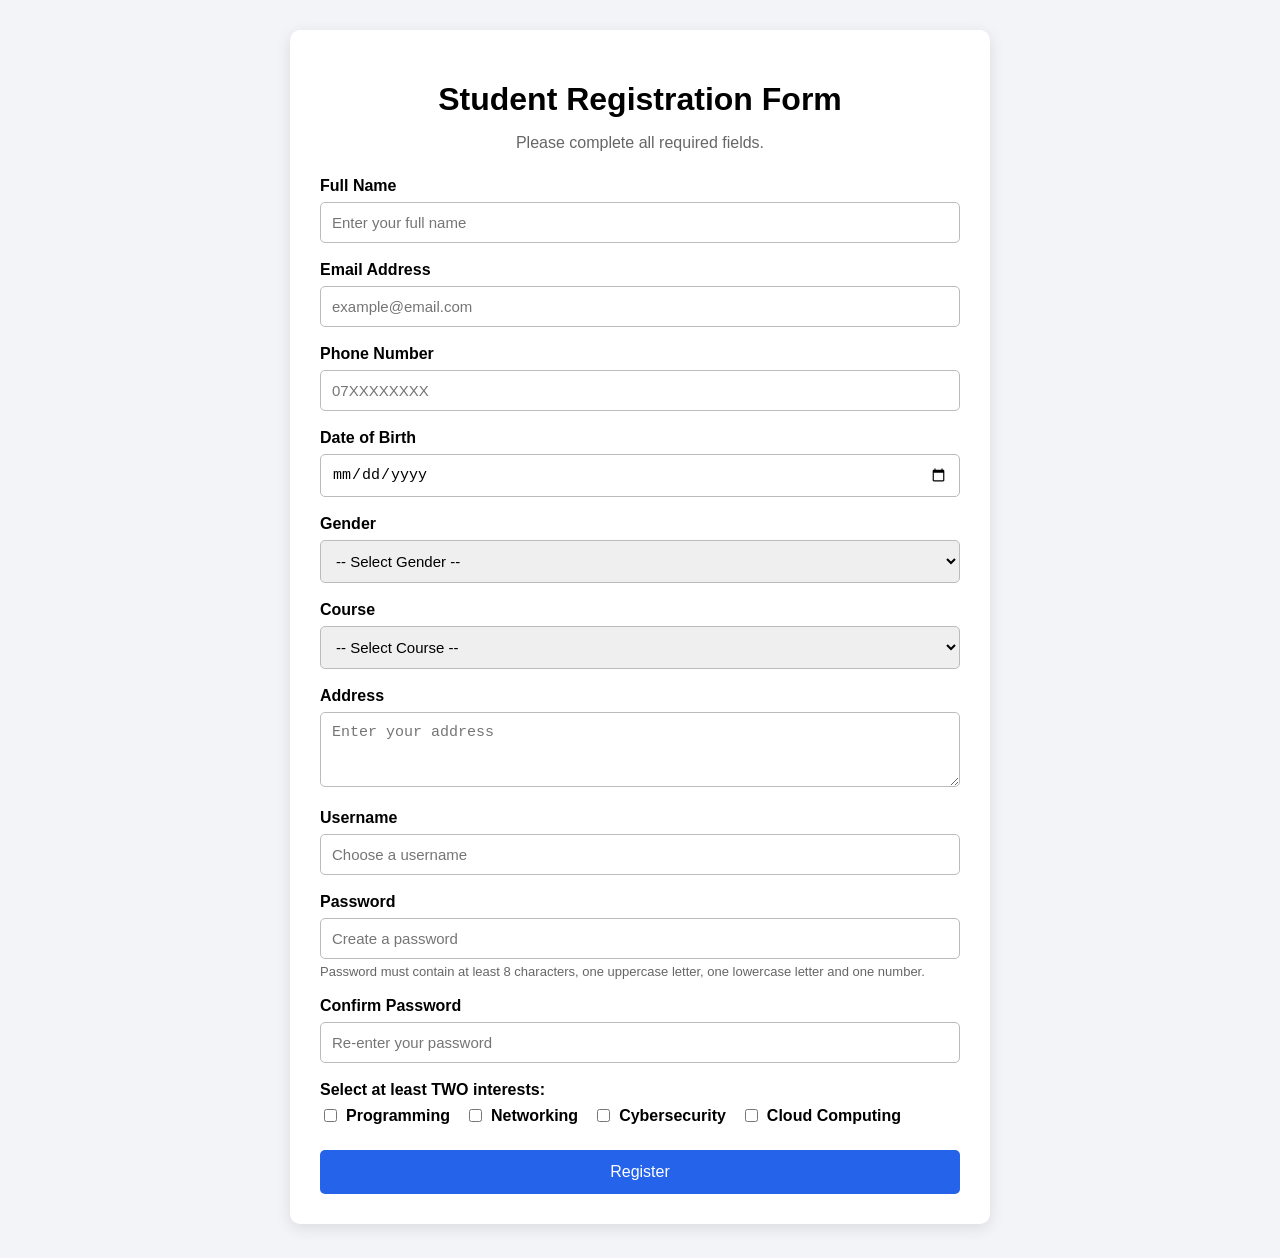
<file: PHP BITYR2 ASSIGN 2/APIO FAITH/registrationform.html>
<!DOCTYPE html>
<html lang="en">
<head>
    <meta charset="UTF-8">
    <meta name="viewport" content="width=device-width, initial-scale=1.0">

    <title>Student Registration Form</title>

    <style>
        * {
            box-sizing: border-box;
        }

        body {
            font-family: Arial, sans-serif;
            background-color: #f2f4f7;
            margin: 0;
            padding: 30px;
        }

        .container {
            max-width: 700px;
            margin: auto;
            background: white;
            padding: 30px;
            border-radius: 10px;
            box-shadow: 0 4px 15px rgba(0,0,0,0.1);
        }

        h1 {
            text-align: center;
            margin-bottom: 10px;
        }

        .description {
            text-align: center;
            color: #666;
            margin-bottom: 25px;
        }

        .form-group {
            margin-bottom: 18px;
        }

        label {
            display: block;
            font-weight: bold;
            margin-bottom: 7px;
        }

        input,
        select,
        textarea {
            width: 100%;
            padding: 11px;
            border: 1px solid #bbb;
            border-radius: 5px;
            font-size: 15px;
        }

        input:focus,
        select:focus,
        textarea:focus {
            outline: none;
            border-color: #2563eb;
        }

        .checkbox-group {
            display: flex;
            gap: 15px;
            flex-wrap: wrap;
        }

        .checkbox-item {
            display: flex;
            align-items: center;
            gap: 6px;
        }

        .checkbox-item input {
            width: auto;
        }

        .error {
            display: block;
            color: #dc2626;
            font-size: 14px;
            margin-top: 5px;
        }

        .success {
            display: none;
            background-color: #dcfce7;
            color: #166534;
            padding: 12px;
            border-radius: 5px;
            margin-bottom: 20px;
            text-align: center;
            font-weight: bold;
        }

        button {
            width: 100%;
            padding: 13px;
            background-color: #2563eb;
            color: white;
            border: none;
            border-radius: 5px;
            font-size: 16px;
            cursor: pointer;
        }

        button:hover {
            background-color: #1d4ed8;
        }

        .password-info {
            font-size: 13px;
            color: #666;
            margin-top: 5px;
        }
    </style>
</head>

<body>

<div class="container">

    <h1>Student Registration Form</h1>

    <p class="description">
        Please complete all required fields.
    </p>

    <!-- Success message -->
    <div id="successMessage" class="success">
        Registration successful! All fields have passed validation.
    </div>

    <form id="registrationForm" method="POST">

        <!-- Full Name -->
        <div class="form-group">
            <label for="fullname">Full Name</label>

            <input
                type="text"
                id="fullname"
                name="fullname"
                placeholder="Enter your full name"
                required
            >

            <span class="error" id="fullnameError"></span>
        </div>


        <!-- Email -->
        <div class="form-group">
            <label for="email">Email Address</label>

            <input
                type="email"
                id="email"
                name="email"
                placeholder="example@email.com"
                required
            >

            <span class="error" id="emailError"></span>
        </div>


        <!-- Phone -->
        <div class="form-group">
            <label for="phone">Phone Number</label>

            <input
                type="tel"
                id="phone"
                name="phone"
                placeholder="07XXXXXXXX"
                required
            >

            <span class="error" id="phoneError"></span>
        </div>


        <!-- Date of Birth -->
        <div class="form-group">
            <label for="dob">Date of Birth</label>

            <input
                type="date"
                id="dob"
                name="dob"
                required
            >

            <span class="error" id="dobError"></span>
        </div>


        <!-- Gender -->
        <div class="form-group">
            <label for="gender">Gender</label>

            <select id="gender" name="gender" required>
                <option value="">-- Select Gender --</option>
                <option value="Male">Male</option>
                <option value="Female">Female</option>
            </select>

            <span class="error" id="genderError"></span>
        </div>


        <!-- Course -->
        <div class="form-group">
            <label for="course">Course</label>

            <select id="course" name="course" required>
                <option value="">-- Select Course --</option>
                <option value="Computer Science">Computer Science</option>
                <option value="Information Technology">
                    Information Technology
                </option>
                <option value="Software Engineering">
                    Software Engineering
                </option>
                <option value="Business Computing">
                    Business Computing
                </option>
            </select>

            <span class="error" id="courseError"></span>
        </div>


        <!-- Address -->
        <div class="form-group">
            <label for="address">Address</label>

            <textarea
                id="address"
                name="address"
                rows="3"
                placeholder="Enter your address"
                required
            ></textarea>

            <span class="error" id="addressError"></span>
        </div>


        <!-- Username -->
        <div class="form-group">
            <label for="username">Username</label>

            <input
                type="text"
                id="username"
                name="username"
                placeholder="Choose a username"
                minlength="4"
                required
            >

            <span class="error" id="usernameError"></span>
        </div>


        <!-- Password -->
        <div class="form-group">
            <label for="password">Password</label>

            <input
                type="password"
                id="password"
                name="password"
                placeholder="Create a password"
                minlength="8"
                required
            >

            <p class="password-info">
                Password must contain at least 8 characters,
                one uppercase letter, one lowercase letter and one number.
            </p>

            <span class="error" id="passwordError"></span>
        </div>


        <!-- Confirm Password -->
        <div class="form-group">
            <label for="confirmPassword">Confirm Password</label>

            <input
                type="password"
                id="confirmPassword"
                name="confirmPassword"
                placeholder="Re-enter your password"
                required
            >

            <span class="error" id="confirmPasswordError"></span>
        </div>


        <!-- Checkboxes -->
        <div class="form-group">

            <label>Select at least TWO interests:</label>

            <div class="checkbox-group">

                <label class="checkbox-item">
                    <input
                        type="checkbox"
                        name="interests"
                        value="Programming"
                    >
                    Programming
                </label>

                <label class="checkbox-item">
                    <input
                        type="checkbox"
                        name="interests"
                        value="Networking"
                    >
                    Networking
                </label>

                <label class="checkbox-item">
                    <input
                        type="checkbox"
                        name="interests"
                        value="Cybersecurity"
                    >
                    Cybersecurity
                </label>

                <label class="checkbox-item">
                    <input
                        type="checkbox"
                        name="interests"
                        value="Cloud Computing"
                    >
                    Cloud Computing
                </label>

            </div>

            <span class="error" id="interestsError"></span>

        </div>


        <!-- Submit -->
        <button type="submit">
            Register
        </button>

    </form>

</div>


<script>

    // Get the form
    const form = document.getElementById("registrationForm");

    // Get fields
    const fullname = document.getElementById("fullname");
    const email = document.getElementById("email");
    const phone = document.getElementById("phone");
    const dob = document.getElementById("dob");
    const gender = document.getElementById("gender");
    const course = document.getElementById("course");
    const address = document.getElementById("address");
    const username = document.getElementById("username");
    const password = document.getElementById("password");
    const confirmPassword =
        document.getElementById("confirmPassword");

    const successMessage =
        document.getElementById("successMessage");


    // Function to display an error
    function showError(field, message) {

        document.getElementById(field.id + "Error").textContent = message;

    }


    // Function to clear an error
    function clearError(field) {

        document.getElementById(field.id + "Error").textContent = "";

    }


    // Clear errors when user starts correcting a field
    const fields = [
        fullname,
        email,
        phone,
        dob,
        gender,
        course,
        address,
        username,
        password,
        confirmPassword
    ];

    fields.forEach(function(field) {

        field.addEventListener("input", function() {
            clearError(field);
        });

        field.addEventListener("change", function() {
            clearError(field);
        });

    });


    // Form submission
    form.addEventListener("submit", function(event) {

        let valid = true;

        successMessage.style.display = "none";


        // Clear previous errors
        fields.forEach(function(field) {
            clearError(field);
        });

        document.getElementById("interestsError").textContent = "";


        // -----------------------------
        // FULL NAME VALIDATION
        // -----------------------------

        if (fullname.value.trim() === "") {

            showError(fullname, "Please enter your full name.");

            if (valid) {
                fullname.focus();
            }

            valid = false;
        }


        // -----------------------------
        // EMAIL VALIDATION
        // -----------------------------

        if (email.value.trim() === "") {

            showError(email, "Please enter your email address.");

            if (valid) {
                email.focus();
            }

            valid = false;

        } else if (!email.checkValidity()) {

            showError(email, "Please enter a valid email address.");

            if (valid) {
                email.focus();
            }

            valid = false;
        }


        // -----------------------------
        // PHONE VALIDATION
        // -----------------------------

        const phonePattern = /^07[0-9]{8}$/;

        if (phone.value.trim() === "") {

            showError(phone, "Please enter your phone number.");

            if (valid) {
                phone.focus();
            }

            valid = false;

        } else if (!phonePattern.test(phone.value.trim())) {

            showError(
                phone,
                "Enter a valid Ugandan phone number, e.g. 0701234567."
            );

            if (valid) {
                phone.focus();
            }

            valid = false;
        }


        // -----------------------------
        // DATE OF BIRTH
        // -----------------------------

        if (dob.value === "") {

            showError(dob, "Please select your date of birth.");

            if (valid) {
                dob.focus();
            }

            valid = false;
        }


        // -----------------------------
        // GENDER
        // -----------------------------

        if (gender.value === "") {

            showError(gender, "Please select your gender.");

            if (valid) {
                gender.focus();
            }

            valid = false;
        }


        // -----------------------------
        // COURSE
        // -----------------------------

        if (course.value === "") {

            showError(course, "Please select your course.");

            if (valid) {
                course.focus();
            }

            valid = false;
        }


        // -----------------------------
        // ADDRESS
        // -----------------------------

        if (address.value.trim() === "") {

            showError(address, "Please enter your address.");

            if (valid) {
                address.focus();
            }

            valid = false;
        }


        // -----------------------------
        // USERNAME
        // -----------------------------

        if (username.value.trim() === "") {

            showError(username, "Please enter a username.");

            if (valid) {
                username.focus();
            }

            valid = false;

        } else if (username.value.trim().length < 4) {

            showError(
                username,
                "Username must contain at least 4 characters."
            );

            if (valid) {
                username.focus();
            }

            valid = false;
        }


        // -----------------------------
        // PASSWORD STRENGTH
        // -----------------------------

        const passwordPattern =
            /^(?=.*[a-z])(?=.*[A-Z])(?=.*\d).{8,}$/;

        if (password.value === "") {

            showError(password, "Please enter a password.");

            if (valid) {
                password.focus();
            }

            valid = false;

        } else if (!passwordPattern.test(password.value)) {

            showError(
                password,
                "Password must have 8+ characters, uppercase, lowercase and a number."
            );

            if (valid) {
                password.focus();
            }

            valid = false;
        }


        // -----------------------------
        // CONFIRM PASSWORD
        // -----------------------------

        if (confirmPassword.value === "") {

            showError(
                confirmPassword,
                "Please confirm your password."
            );

            if (valid) {
                confirmPassword.focus();
            }

            valid = false;

        } else if (password.value !== confirmPassword.value) {

            showError(
                confirmPassword,
                "Passwords do not match."
            );

            if (valid) {
                confirmPassword.focus();
            }

            valid = false;
        }


        // -----------------------------
        // CHECKBOX VALIDATION
        // -----------------------------

        const checkboxes =
            document.querySelectorAll(
                'input[name="interests"]:checked'
            );

        if (checkboxes.length < 2) {

            document.getElementById("interestsError").textContent =
                "Please select at least two interests.";

            if (valid) {
                document.querySelector(
                    'input[name="interests"]'
                ).focus();
            }

            valid = false;
        }


        // -----------------------------
        // FINAL RESULT
        // -----------------------------

        if (!valid) {

            // Stop the form from being submitted
            event.preventDefault();

            return;
        }


        // Everything is valid
        successMessage.style.display = "block";

        /*
         * The form is allowed to submit because we
         * do NOT call event.preventDefault() here.
         *
         * This allows you to inspect the submitted
         * information in the browser Network panel.
         */

    });

</script>

</body>
</html>
</file>
<file: PHP BITYR2 ASSIGN 2/EBALE EMMANUEL2297/student-registration/style.css>
body { font-family: Arial, sans-serif; margin: 20px; padding: 20px; background: #f9f9f9; }
form {
  max-width: 500px; background: white; padding: 20px; border-radius: 8px;
  box-shadow: 0 0 10px rgba(0,0,0,.1);
  border-right: 3px solid #0f1011; border-left: 3px solid #f55e07;
  border-top: 3px solid #f1f513; border-bottom: 3px solid #f1f513;
}
.form-group { margin-bottom: 15px; }
fieldset { border: 1px solid #ccc; border-radius: 4px; padding: 8px 12px; }
label { display: block; margin-bottom: 5px; font-weight: bold; }
input[type="text"], input[type="email"], input[type="tel"], input[type="number"],
input[type="date"], input[type="password"], select {
  width: 100%; padding: 8px; border: 1px solid #ccc; border-radius: 4px; box-sizing: border-box;
}
.radio-group label { display: inline; font-weight: normal; margin-right: 15px; }
small { color: #666; display: block; margin-top: 4px; }
.error { display: block; color: #b00020; font-size: 13px; min-height: 16px; margin-top: 4px; }
input.invalid, select.invalid { border-color: #b00020; background: #fff5f5; }
input.valid, select.valid { border-color: #2e8b57; }
fieldset.invalid { border-color: #b00020; background: #fff5f5; }
.success { background: #e6f6ec; color: #1b6e3c; border: 1px solid #2e8b57;
           padding: 10px; border-radius: 4px; margin-bottom: 15px; }
.strength { font-size: 13px; margin-top: 4px; font-weight: bold; }
.strength.weak { color: #b00020; } .strength.medium { color: #c77700; } .strength.strong { color: #1b6e3c; }
button { background: #2e8ff7; color: white; padding: 10px 15px; border: none;
         border-radius: 4px; cursor: pointer; font-size: 16px; }
button:hover { background: #19bff1; }
</file>
